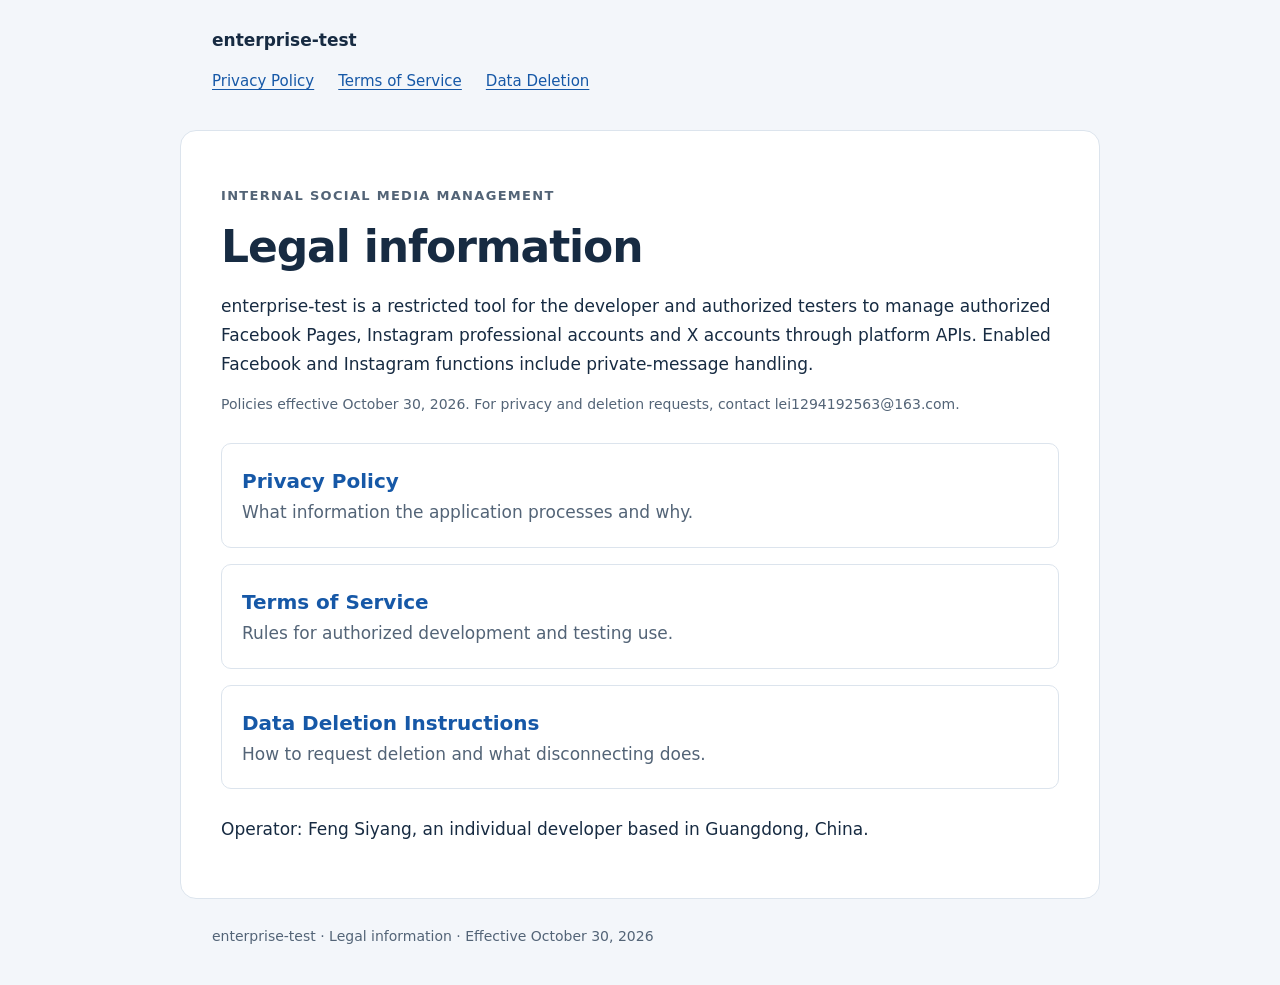
<file: index.html>
<!doctype html>
<html lang="en"><head><meta charset="utf-8"><meta name="viewport" content="width=device-width,initial-scale=1"><meta name="description" content="Privacy, terms and data deletion information for enterprise-test."><meta name="referrer" content="no-referrer"><title>Legal information | enterprise-test</title><link rel="stylesheet" href="styles.css"></head>
<body><a class="skip" href="https://vincentfeng666.github.io/enterprise-test-legal/#main">Skip to content</a><header><a class="brand" href="https://vincentfeng666.github.io/enterprise-test-legal/">enterprise-test</a><nav aria-label="Legal pages"><a href="https://vincentfeng666.github.io/enterprise-test-legal/privacy-policy.html">Privacy Policy</a><a href="https://vincentfeng666.github.io/enterprise-test-legal/terms-of-service.html">Terms of Service</a><a href="https://vincentfeng666.github.io/enterprise-test-legal/data-deletion.html">Data Deletion</a></nav></header>
<main id="main"><p class="eyebrow">Internal social media management</p><h1>Legal information</h1><p>enterprise-test is a restricted tool for the developer and authorized testers to manage authorized Facebook Pages, Instagram professional accounts and X accounts through platform APIs. Enabled Facebook and Instagram functions include private-message handling.</p><p class="meta">Policies effective October 30, 2026. For privacy and deletion requests, contact lei1294192563@163.com.</p><div class="cards"><a class="card" href="https://vincentfeng666.github.io/enterprise-test-legal/privacy-policy.html"><strong>Privacy Policy</strong><span>What information the application processes and why.</span></a><a class="card" href="https://vincentfeng666.github.io/enterprise-test-legal/terms-of-service.html"><strong>Terms of Service</strong><span>Rules for authorized development and testing use.</span></a><a class="card" href="https://vincentfeng666.github.io/enterprise-test-legal/data-deletion.html"><strong>Data Deletion Instructions</strong><span>How to request deletion and what disconnecting does.</span></a></div><p>Operator: Feng Siyang, an individual developer based in Guangdong, China.</p></main><footer>enterprise-test · Legal information · Effective October 30, 2026</footer></body></html>
</file>
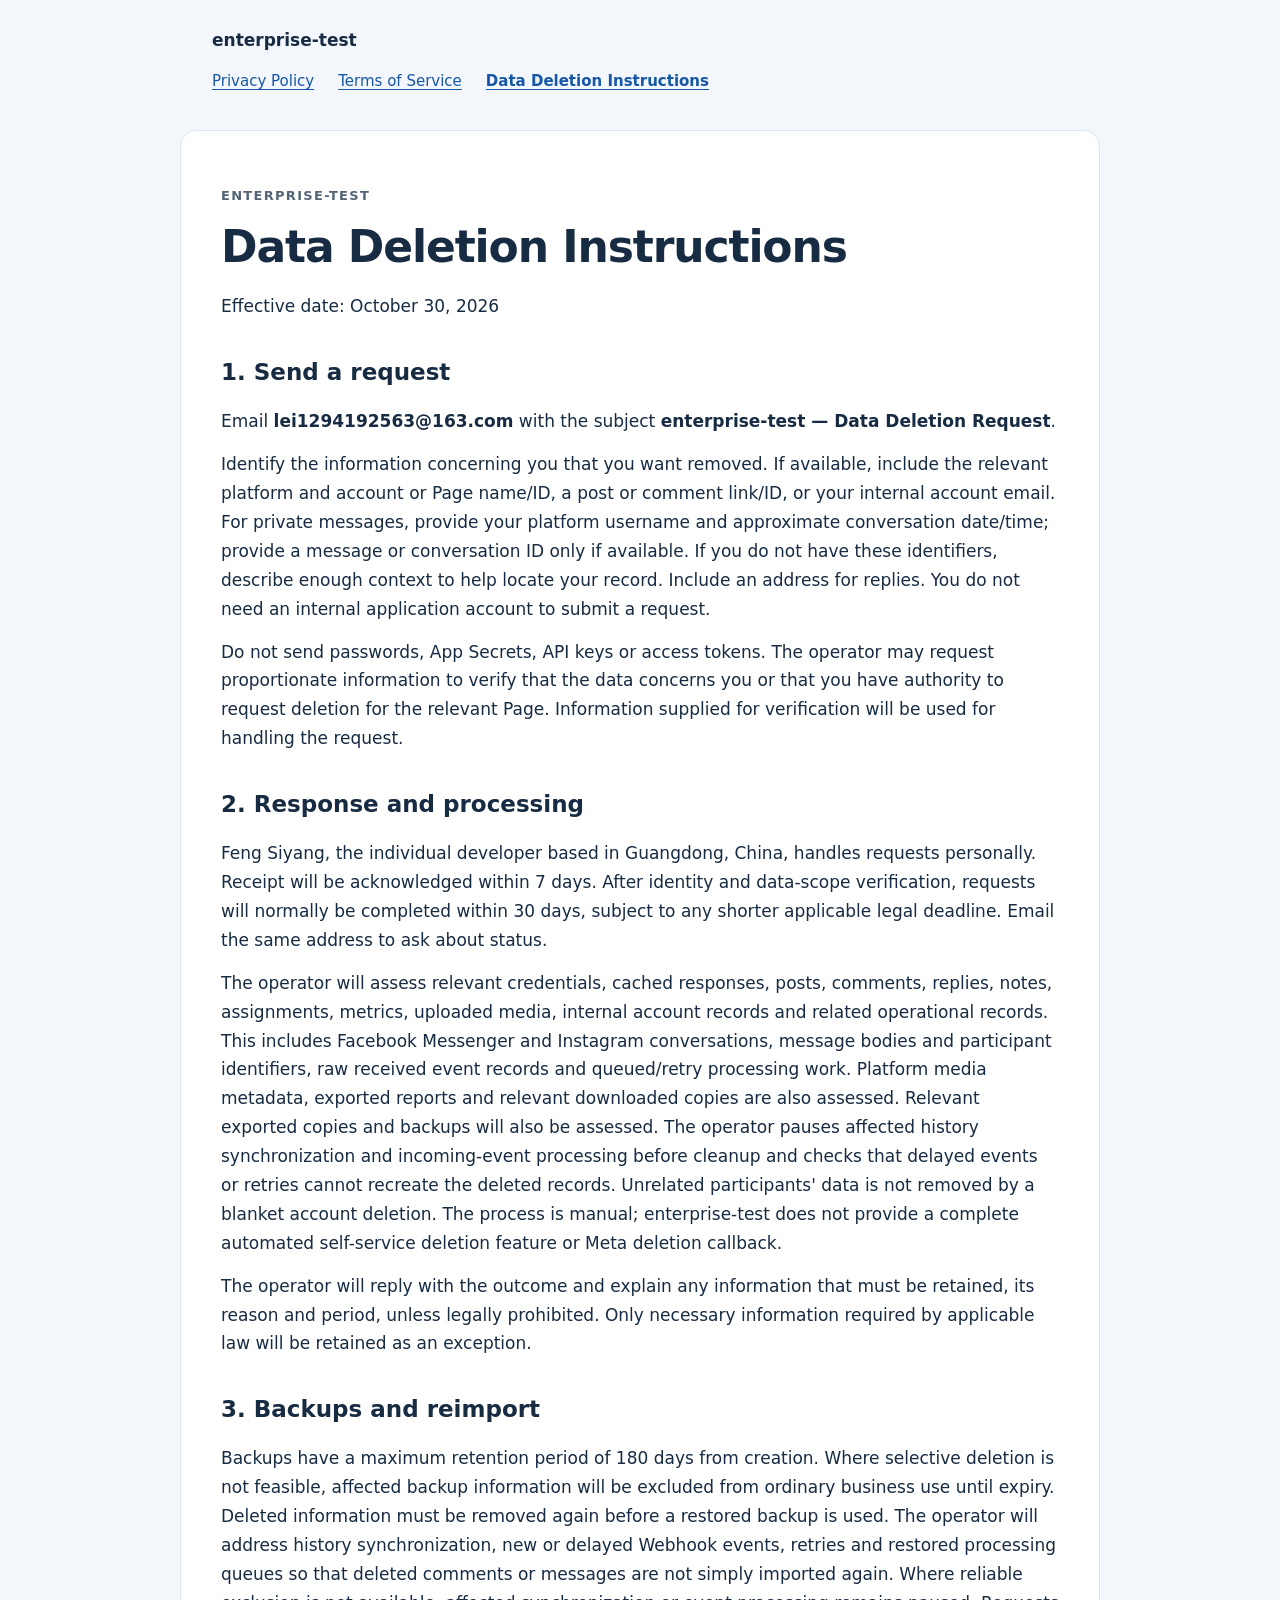
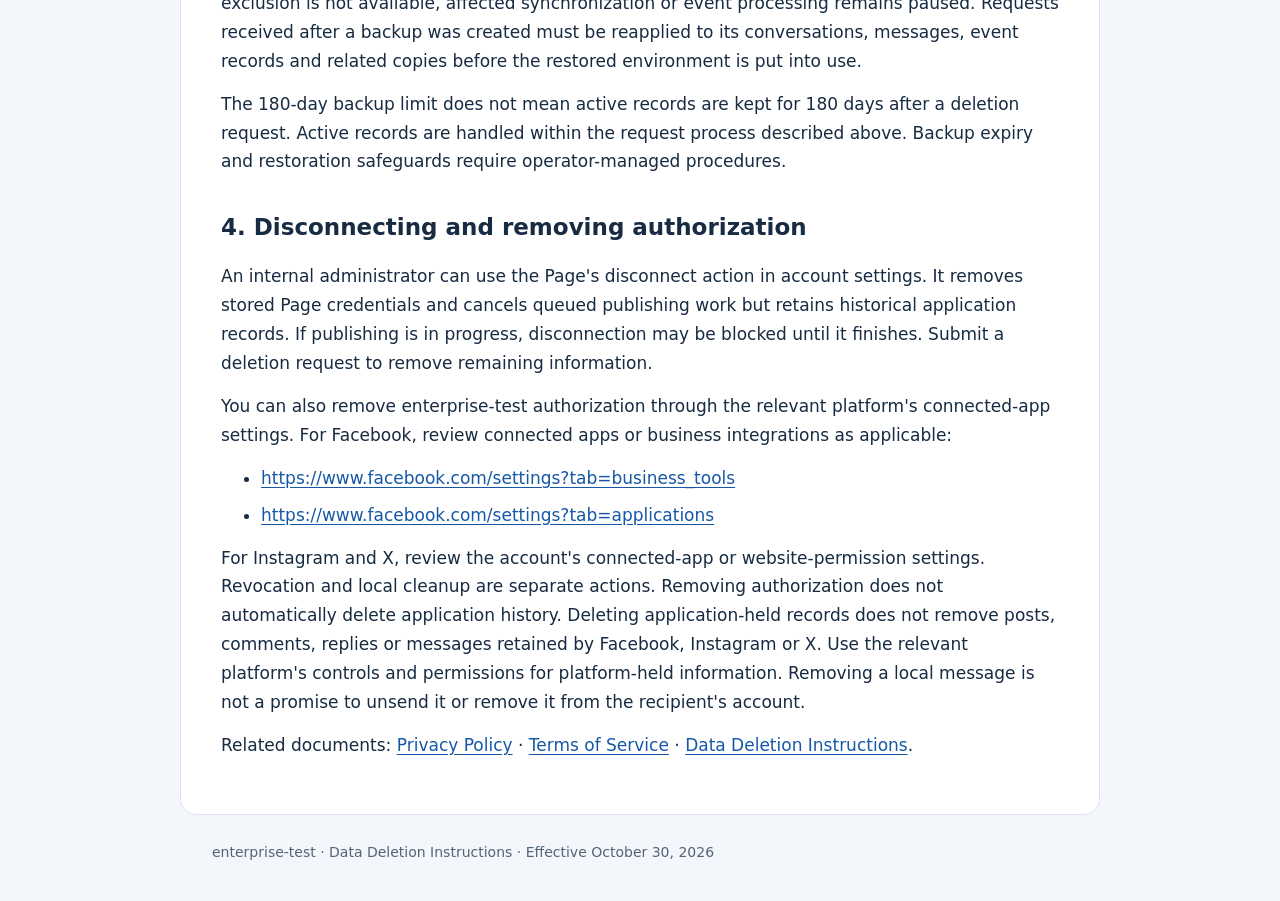
<file: data-deletion.html>
<!doctype html>
<html lang="en"><head><meta charset="utf-8"><meta name="viewport" content="width=device-width,initial-scale=1"><meta name="referrer" content="no-referrer"><meta name="description" content="Data Deletion Instructions for enterprise-test."><title>Data Deletion Instructions | enterprise-test</title><link rel="stylesheet" href="styles.css"></head><body><a class="skip" href="https://vincentfeng666.github.io/enterprise-test-legal/data-deletion.html#main">Skip to content</a><header><a class="brand" href="https://vincentfeng666.github.io/enterprise-test-legal/">enterprise-test</a><nav aria-label="Legal pages"><a href="https://vincentfeng666.github.io/enterprise-test-legal/privacy-policy.html">Privacy Policy</a><a href="https://vincentfeng666.github.io/enterprise-test-legal/terms-of-service.html">Terms of Service</a><a aria-current="page" href="https://vincentfeng666.github.io/enterprise-test-legal/data-deletion.html">Data Deletion Instructions</a></nav></header><main id="main"><p class="eyebrow">enterprise-test</p><h1>Data Deletion Instructions</h1>
<p>Effective date: October 30, 2026</p>
<h2>1. Send a request</h2>
<p>Email <strong>lei1294192563@163.com</strong> with the subject <strong>enterprise-test — Data Deletion Request</strong>.</p>
<p>Identify the information concerning you that you want removed. If available, include the relevant platform and account or Page name/ID, a post or comment link/ID, or your internal account email. For private messages, provide your platform username and approximate conversation date/time; provide a message or conversation ID only if available. If you do not have these identifiers, describe enough context to help locate your record. Include an address for replies. You do not need an internal application account to submit a request.</p>
<p>Do not send passwords, App Secrets, API keys or access tokens. The operator may request proportionate information to verify that the data concerns you or that you have authority to request deletion for the relevant Page. Information supplied for verification will be used for handling the request.</p>
<h2>2. Response and processing</h2>
<p>Feng Siyang, the individual developer based in Guangdong, China, handles requests personally. Receipt will be acknowledged within 7 days. After identity and data-scope verification, requests will normally be completed within 30 days, subject to any shorter applicable legal deadline. Email the same address to ask about status.</p>
<p>The operator will assess relevant credentials, cached responses, posts, comments, replies, notes, assignments, metrics, uploaded media, internal account records and related operational records. This includes Facebook Messenger and Instagram conversations, message bodies and participant identifiers, raw received event records and queued/retry processing work. Platform media metadata, exported reports and relevant downloaded copies are also assessed. Relevant exported copies and backups will also be assessed. The operator pauses affected history synchronization and incoming-event processing before cleanup and checks that delayed events or retries cannot recreate the deleted records. Unrelated participants' data is not removed by a blanket account deletion. The process is manual; enterprise-test does not provide a complete automated self-service deletion feature or Meta deletion callback.</p>
<p>The operator will reply with the outcome and explain any information that must be retained, its reason and period, unless legally prohibited. Only necessary information required by applicable law will be retained as an exception.</p>
<h2>3. Backups and reimport</h2>
<p>Backups have a maximum retention period of 180 days from creation. Where selective deletion is not feasible, affected backup information will be excluded from ordinary business use until expiry. Deleted information must be removed again before a restored backup is used. The operator will address history synchronization, new or delayed Webhook events, retries and restored processing queues so that deleted comments or messages are not simply imported again. Where reliable exclusion is not available, affected synchronization or event processing remains paused. Requests received after a backup was created must be reapplied to its conversations, messages, event records and related copies before the restored environment is put into use.</p>
<p>The 180-day backup limit does not mean active records are kept for 180 days after a deletion request. Active records are handled within the request process described above. Backup expiry and restoration safeguards require operator-managed procedures.</p>
<h2>4. Disconnecting and removing authorization</h2>
<p>An internal administrator can use the Page's disconnect action in account settings. It removes stored Page credentials and cancels queued publishing work but retains historical application records. If publishing is in progress, disconnection may be blocked until it finishes. Submit a deletion request to remove remaining information.</p>
<p>You can also remove enterprise-test authorization through the relevant platform's connected-app settings. For Facebook, review connected apps or business integrations as applicable:</p>
<ul><li><a href="https://www.facebook.com/settings?tab=business_tools">https://www.facebook.com/settings?tab=business_tools</a></li><li><a href="https://www.facebook.com/settings?tab=applications">https://www.facebook.com/settings?tab=applications</a></li></ul>
<p>For Instagram and X, review the account's connected-app or website-permission settings. Revocation and local cleanup are separate actions. Removing authorization does not automatically delete application history. Deleting application-held records does not remove posts, comments, replies or messages retained by Facebook, Instagram or X. Use the relevant platform's controls and permissions for platform-held information. Removing a local message is not a promise to unsend it or remove it from the recipient's account.</p><p>Related documents: <a href="https://vincentfeng666.github.io/enterprise-test-legal/privacy-policy.html">Privacy Policy</a> · <a href="https://vincentfeng666.github.io/enterprise-test-legal/terms-of-service.html">Terms of Service</a> · <a href="https://vincentfeng666.github.io/enterprise-test-legal/data-deletion.html">Data Deletion Instructions</a>.</p>
</main><footer>enterprise-test · Data Deletion Instructions · Effective October 30, 2026</footer></body></html>
</file>
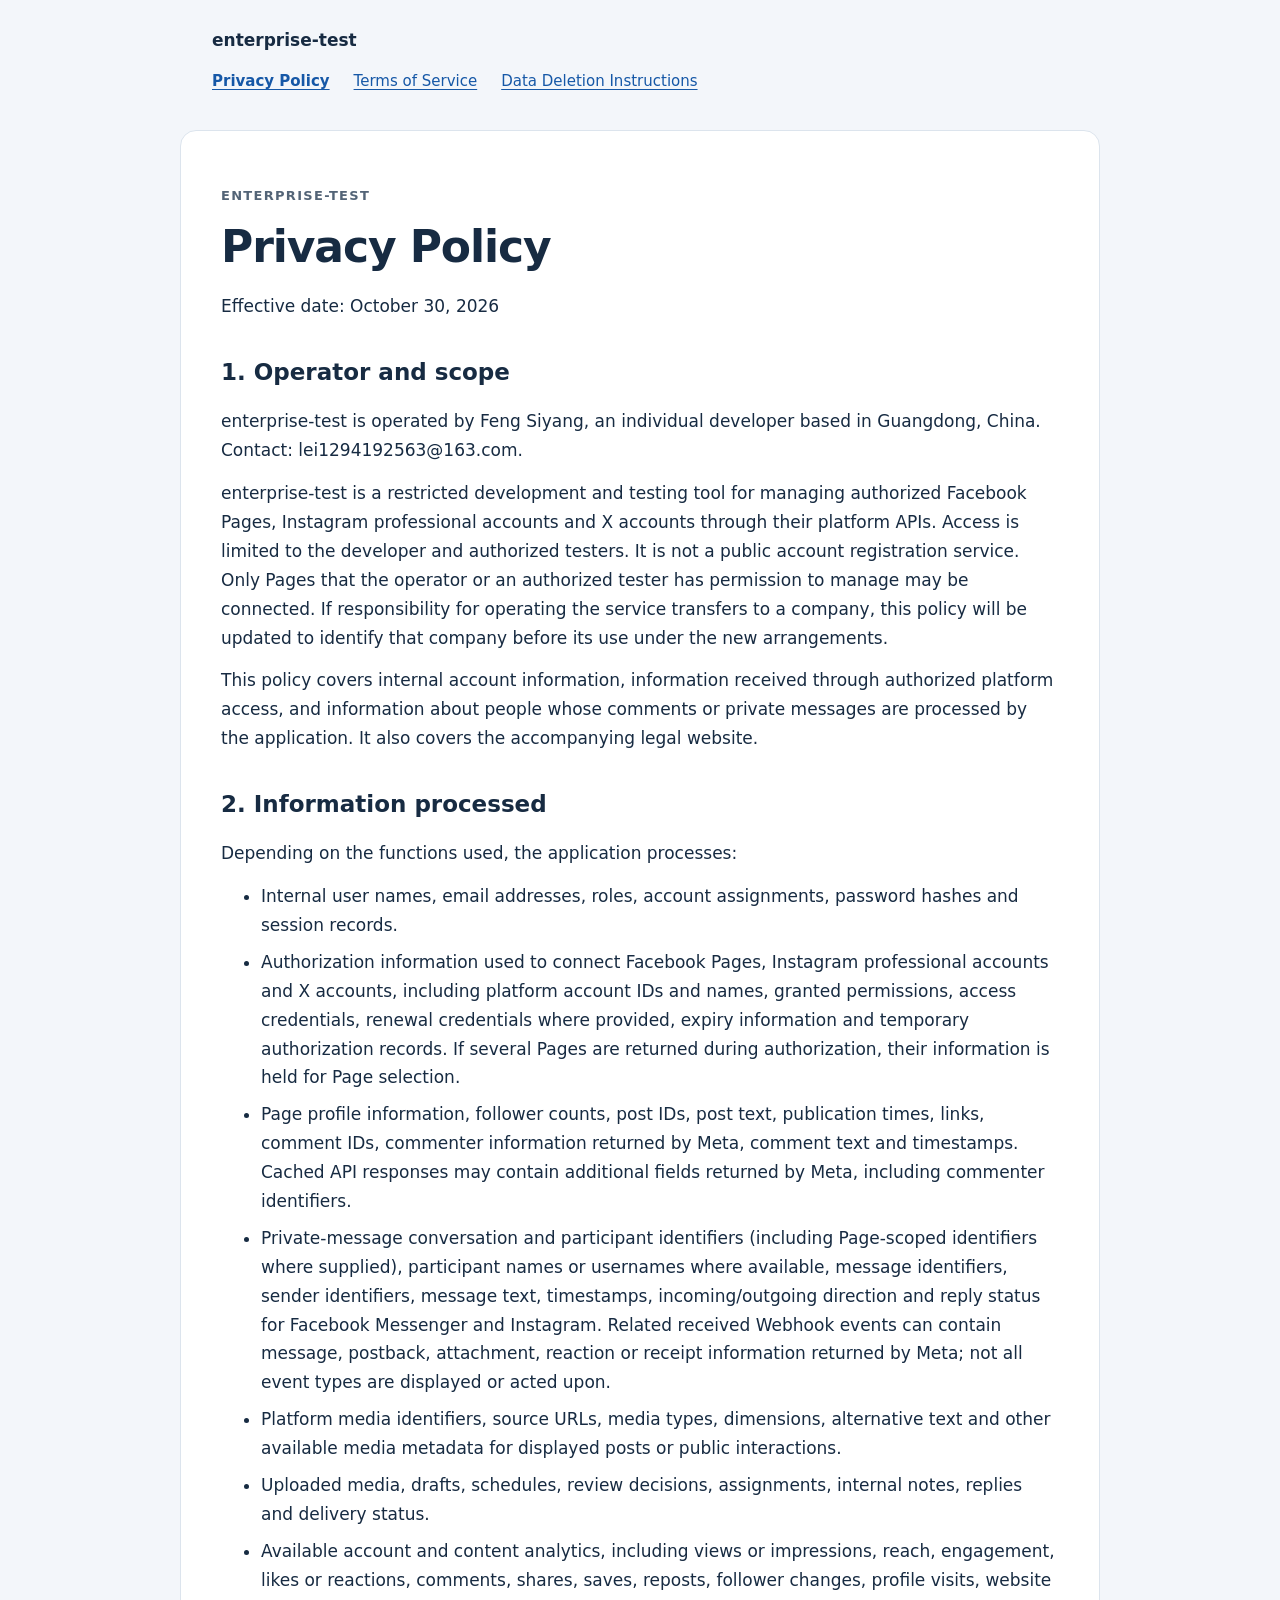
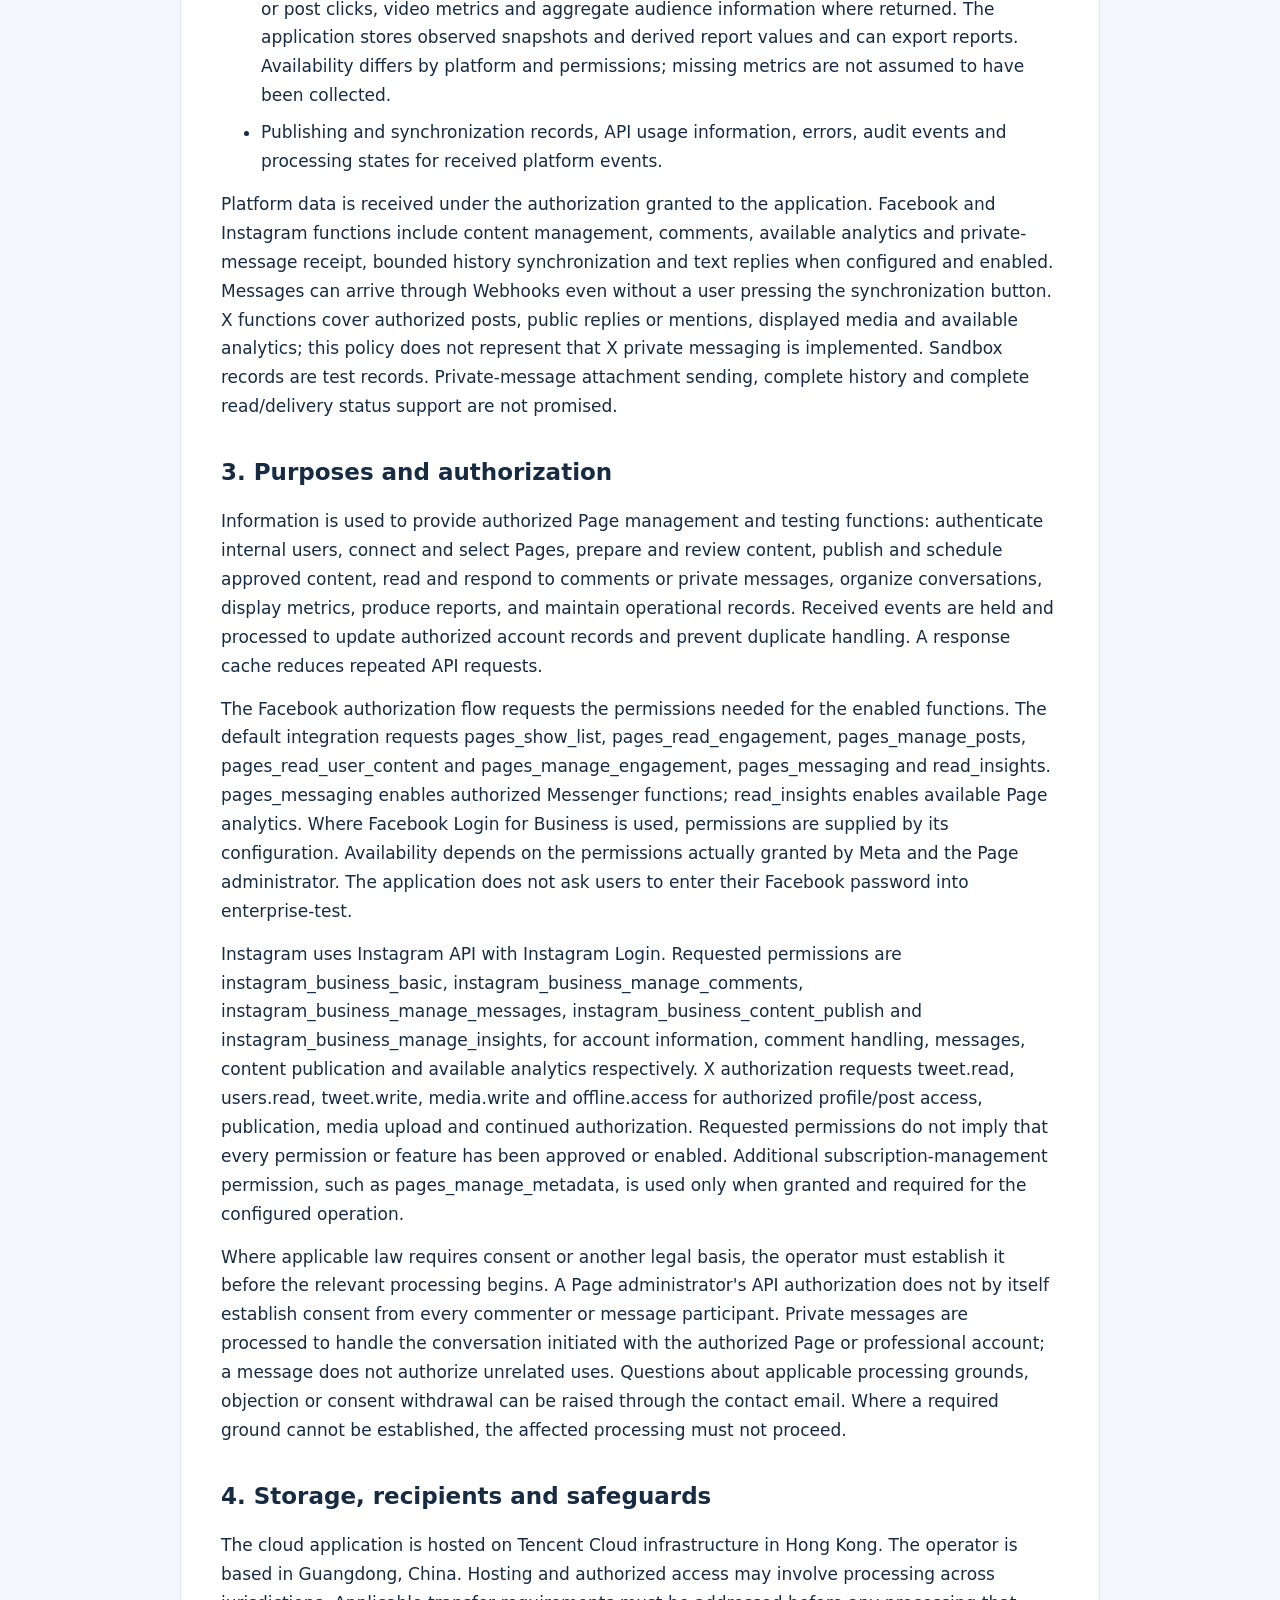
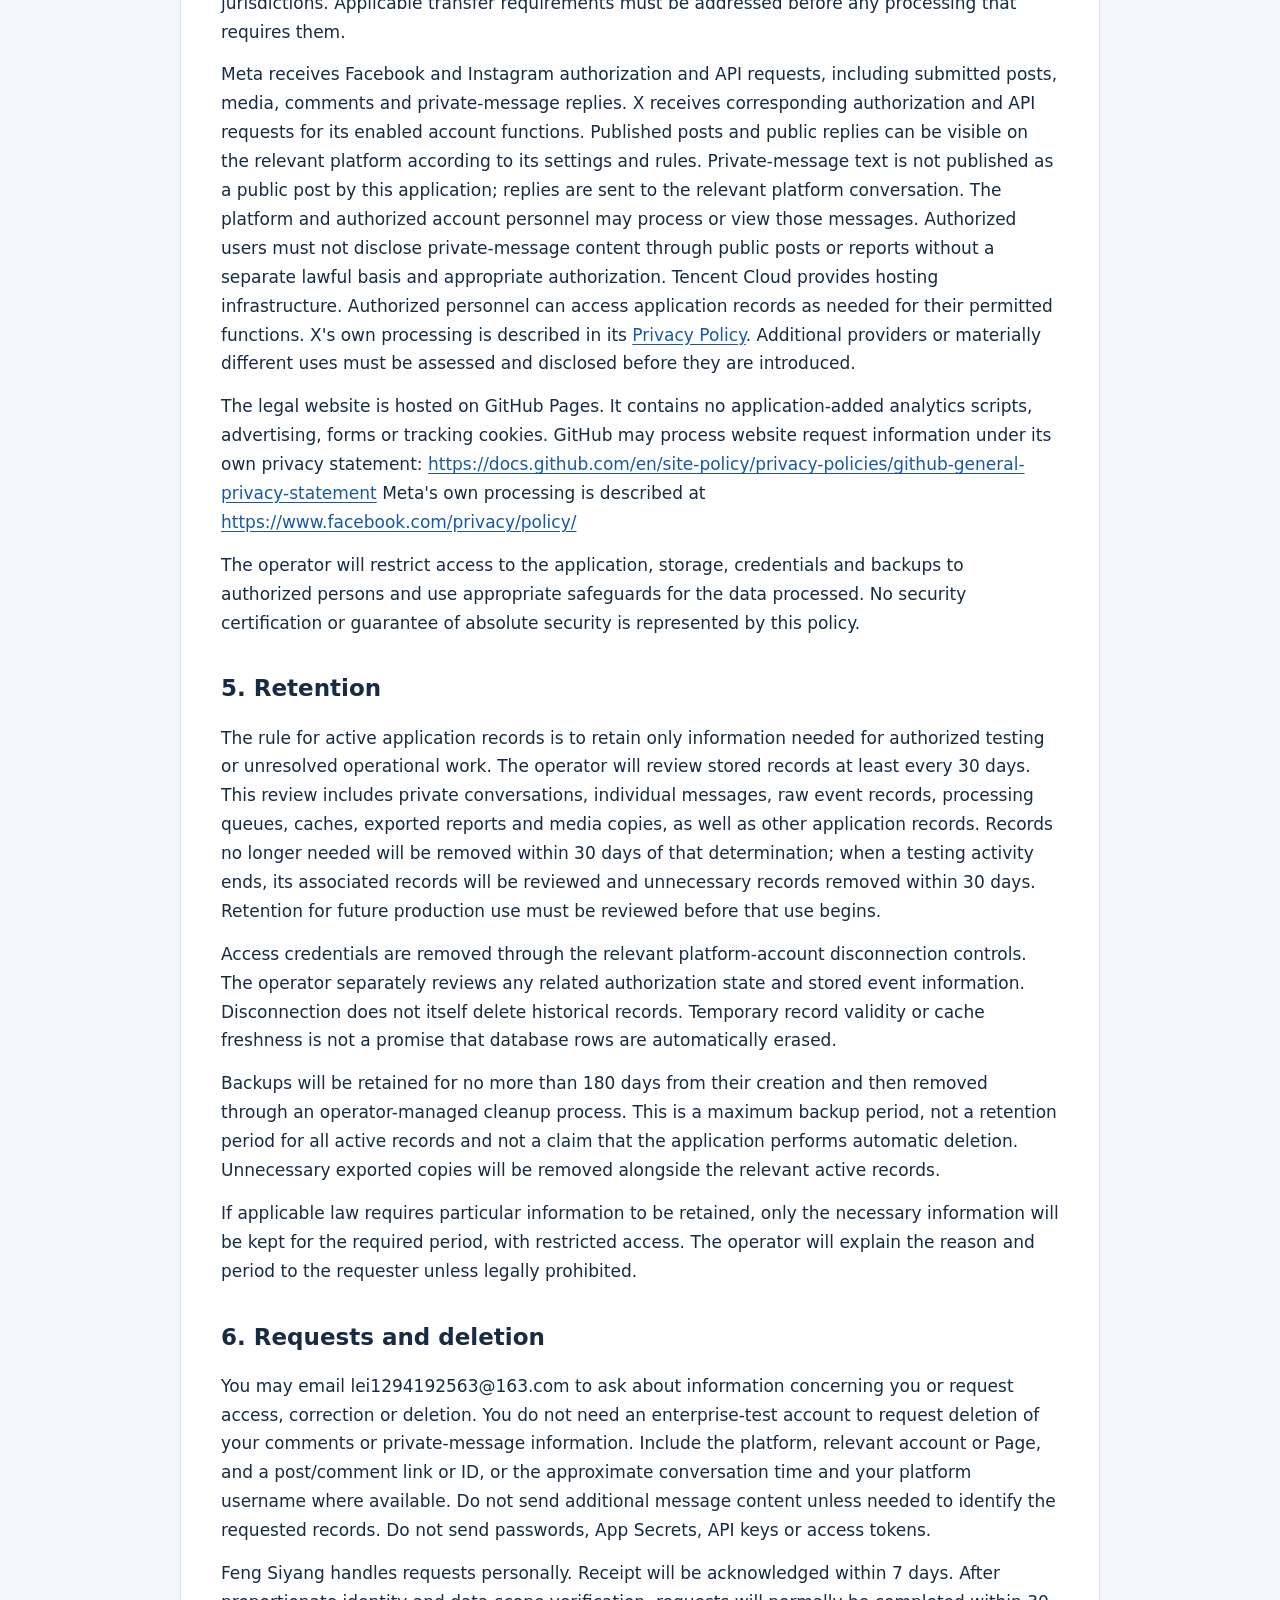
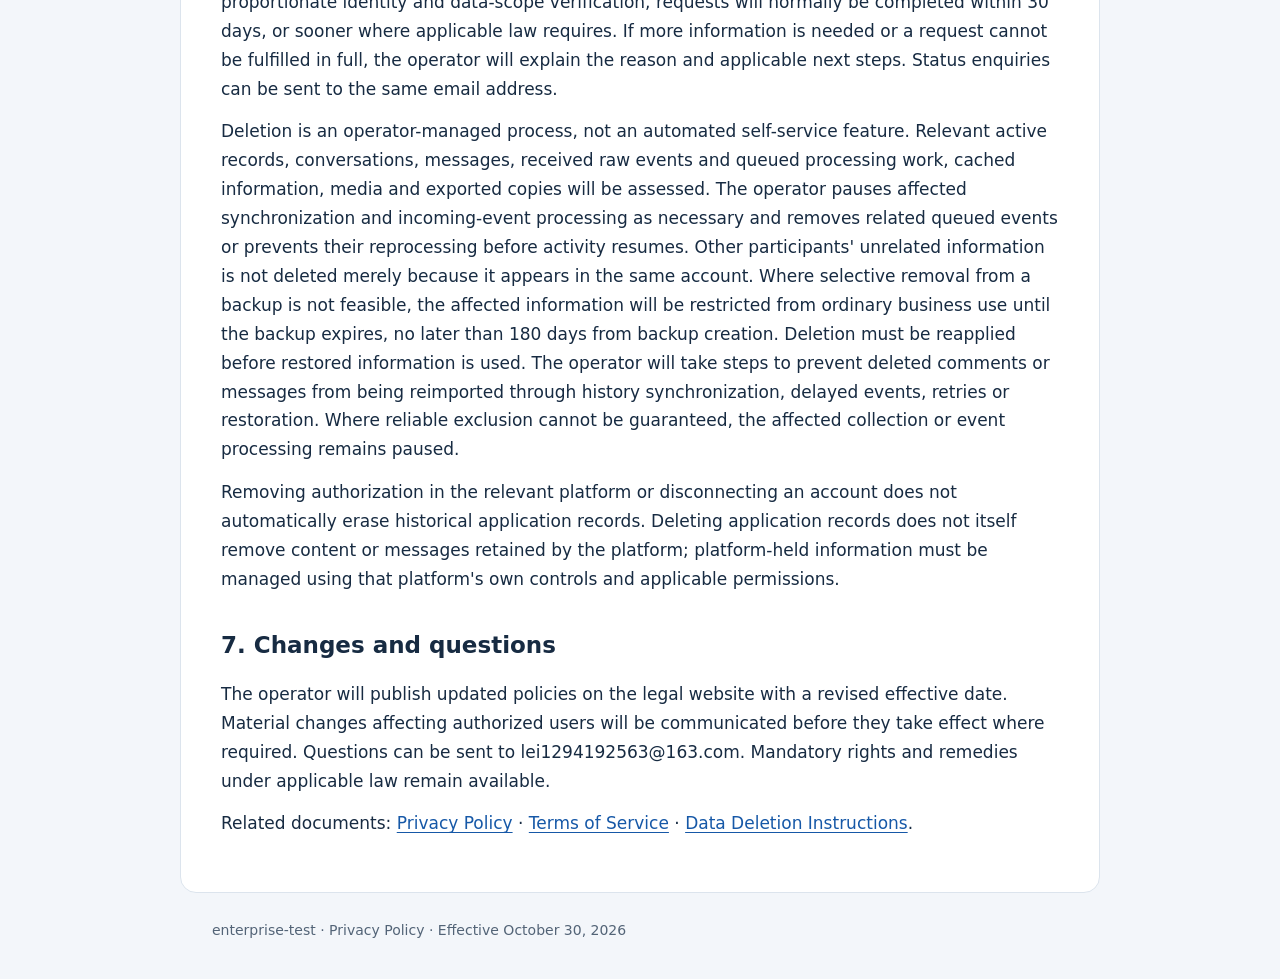
<file: privacy-policy.html>
<!doctype html>
<html lang="en"><head><meta charset="utf-8"><meta name="viewport" content="width=device-width,initial-scale=1"><meta name="referrer" content="no-referrer"><meta name="description" content="Privacy Policy for enterprise-test."><title>Privacy Policy | enterprise-test</title><link rel="stylesheet" href="styles.css"></head><body><a class="skip" href="https://vincentfeng666.github.io/enterprise-test-legal/privacy-policy.html#main">Skip to content</a><header><a class="brand" href="https://vincentfeng666.github.io/enterprise-test-legal/">enterprise-test</a><nav aria-label="Legal pages"><a aria-current="page" href="https://vincentfeng666.github.io/enterprise-test-legal/privacy-policy.html">Privacy Policy</a><a href="https://vincentfeng666.github.io/enterprise-test-legal/terms-of-service.html">Terms of Service</a><a href="https://vincentfeng666.github.io/enterprise-test-legal/data-deletion.html">Data Deletion Instructions</a></nav></header><main id="main"><p class="eyebrow">enterprise-test</p><h1>Privacy Policy</h1>
<p>Effective date: October 30, 2026</p>
<h2>1. Operator and scope</h2>
<p>enterprise-test is operated by Feng Siyang, an individual developer based in Guangdong, China. Contact: lei1294192563@163.com.</p>
<p>enterprise-test is a restricted development and testing tool for managing authorized Facebook Pages, Instagram professional accounts and X accounts through their platform APIs. Access is limited to the developer and authorized testers. It is not a public account registration service. Only Pages that the operator or an authorized tester has permission to manage may be connected. If responsibility for operating the service transfers to a company, this policy will be updated to identify that company before its use under the new arrangements.</p>
<p>This policy covers internal account information, information received through authorized platform access, and information about people whose comments or private messages are processed by the application. It also covers the accompanying legal website.</p>
<h2>2. Information processed</h2>
<p>Depending on the functions used, the application processes:</p>
<ul><li>Internal user names, email addresses, roles, account assignments, password hashes and session records.</li><li>Authorization information used to connect Facebook Pages, Instagram professional accounts and X accounts, including platform account IDs and names, granted permissions, access credentials, renewal credentials where provided, expiry information and temporary authorization records. If several Pages are returned during authorization, their information is held for Page selection.</li><li>Page profile information, follower counts, post IDs, post text, publication times, links, comment IDs, commenter information returned by Meta, comment text and timestamps. Cached API responses may contain additional fields returned by Meta, including commenter identifiers.</li><li>Private-message conversation and participant identifiers (including Page-scoped identifiers where supplied), participant names or usernames where available, message identifiers, sender identifiers, message text, timestamps, incoming/outgoing direction and reply status for Facebook Messenger and Instagram. Related received Webhook events can contain message, postback, attachment, reaction or receipt information returned by Meta; not all event types are displayed or acted upon.</li><li>Platform media identifiers, source URLs, media types, dimensions, alternative text and other available media metadata for displayed posts or public interactions.</li><li>Uploaded media, drafts, schedules, review decisions, assignments, internal notes, replies and delivery status.</li><li>Available account and content analytics, including views or impressions, reach, engagement, likes or reactions, comments, shares, saves, reposts, follower changes, profile visits, website or post clicks, video metrics and aggregate audience information where returned. The application stores observed snapshots and derived report values and can export reports. Availability differs by platform and permissions; missing metrics are not assumed to have been collected.</li><li>Publishing and synchronization records, API usage information, errors, audit events and processing states for received platform events.</li></ul>
<p>Platform data is received under the authorization granted to the application. Facebook and Instagram functions include content management, comments, available analytics and private-message receipt, bounded history synchronization and text replies when configured and enabled. Messages can arrive through Webhooks even without a user pressing the synchronization button. X functions cover authorized posts, public replies or mentions, displayed media and available analytics; this policy does not represent that X private messaging is implemented. Sandbox records are test records. Private-message attachment sending, complete history and complete read/delivery status support are not promised.</p>
<h2>3. Purposes and authorization</h2>
<p>Information is used to provide authorized Page management and testing functions: authenticate internal users, connect and select Pages, prepare and review content, publish and schedule approved content, read and respond to comments or private messages, organize conversations, display metrics, produce reports, and maintain operational records. Received events are held and processed to update authorized account records and prevent duplicate handling. A response cache reduces repeated API requests.</p>
<p>The Facebook authorization flow requests the permissions needed for the enabled functions. The default integration requests pages_show_list, pages_read_engagement, pages_manage_posts, pages_read_user_content and pages_manage_engagement, pages_messaging and read_insights. pages_messaging enables authorized Messenger functions; read_insights enables available Page analytics. Where Facebook Login for Business is used, permissions are supplied by its configuration. Availability depends on the permissions actually granted by Meta and the Page administrator. The application does not ask users to enter their Facebook password into enterprise-test.</p>
<p>Instagram uses Instagram API with Instagram Login. Requested permissions are instagram_business_basic, instagram_business_manage_comments, instagram_business_manage_messages, instagram_business_content_publish and instagram_business_manage_insights, for account information, comment handling, messages, content publication and available analytics respectively. X authorization requests tweet.read, users.read, tweet.write, media.write and offline.access for authorized profile/post access, publication, media upload and continued authorization. Requested permissions do not imply that every permission or feature has been approved or enabled. Additional subscription-management permission, such as pages_manage_metadata, is used only when granted and required for the configured operation.</p>
<p>Where applicable law requires consent or another legal basis, the operator must establish it before the relevant processing begins. A Page administrator's API authorization does not by itself establish consent from every commenter or message participant. Private messages are processed to handle the conversation initiated with the authorized Page or professional account; a message does not authorize unrelated uses. Questions about applicable processing grounds, objection or consent withdrawal can be raised through the contact email. Where a required ground cannot be established, the affected processing must not proceed.</p>
<h2>4. Storage, recipients and safeguards</h2>
<p>The cloud application is hosted on Tencent Cloud infrastructure in Hong Kong. The operator is based in Guangdong, China. Hosting and authorized access may involve processing across jurisdictions. Applicable transfer requirements must be addressed before any processing that requires them.</p>
<p>Meta receives Facebook and Instagram authorization and API requests, including submitted posts, media, comments and private-message replies. X receives corresponding authorization and API requests for its enabled account functions. Published posts and public replies can be visible on the relevant platform according to its settings and rules. Private-message text is not published as a public post by this application; replies are sent to the relevant platform conversation. The platform and authorized account personnel may process or view those messages. Authorized users must not disclose private-message content through public posts or reports without a separate lawful basis and appropriate authorization. Tencent Cloud provides hosting infrastructure. Authorized personnel can access application records as needed for their permitted functions. X's own processing is described in its <a href="https://x.com/en/privacy">Privacy Policy</a>. Additional providers or materially different uses must be assessed and disclosed before they are introduced.</p>
<p>The legal website is hosted on GitHub Pages. It contains no application-added analytics scripts, advertising, forms or tracking cookies. GitHub may process website request information under its own privacy statement: <a href="https://docs.github.com/en/site-policy/privacy-policies/github-general-privacy-statement">https://docs.github.com/en/site-policy/privacy-policies/github-general-privacy-statement</a> Meta's own processing is described at <a href="https://www.facebook.com/privacy/policy/">https://www.facebook.com/privacy/policy/</a></p>
<p>The operator will restrict access to the application, storage, credentials and backups to authorized persons and use appropriate safeguards for the data processed. No security certification or guarantee of absolute security is represented by this policy.</p>
<h2>5. Retention</h2>
<p>The rule for active application records is to retain only information needed for authorized testing or unresolved operational work. The operator will review stored records at least every 30 days. This review includes private conversations, individual messages, raw event records, processing queues, caches, exported reports and media copies, as well as other application records. Records no longer needed will be removed within 30 days of that determination; when a testing activity ends, its associated records will be reviewed and unnecessary records removed within 30 days. Retention for future production use must be reviewed before that use begins.</p>
<p>Access credentials are removed through the relevant platform-account disconnection controls. The operator separately reviews any related authorization state and stored event information. Disconnection does not itself delete historical records. Temporary record validity or cache freshness is not a promise that database rows are automatically erased.</p>
<p>Backups will be retained for no more than 180 days from their creation and then removed through an operator-managed cleanup process. This is a maximum backup period, not a retention period for all active records and not a claim that the application performs automatic deletion. Unnecessary exported copies will be removed alongside the relevant active records.</p>
<p>If applicable law requires particular information to be retained, only the necessary information will be kept for the required period, with restricted access. The operator will explain the reason and period to the requester unless legally prohibited.</p>
<h2>6. Requests and deletion</h2>
<p>You may email lei1294192563@163.com to ask about information concerning you or request access, correction or deletion. You do not need an enterprise-test account to request deletion of your comments or private-message information. Include the platform, relevant account or Page, and a post/comment link or ID, or the approximate conversation time and your platform username where available. Do not send additional message content unless needed to identify the requested records. Do not send passwords, App Secrets, API keys or access tokens.</p>
<p>Feng Siyang handles requests personally. Receipt will be acknowledged within 7 days. After proportionate identity and data-scope verification, requests will normally be completed within 30 days, or sooner where applicable law requires. If more information is needed or a request cannot be fulfilled in full, the operator will explain the reason and applicable next steps. Status enquiries can be sent to the same email address.</p>
<p>Deletion is an operator-managed process, not an automated self-service feature. Relevant active records, conversations, messages, received raw events and queued processing work, cached information, media and exported copies will be assessed. The operator pauses affected synchronization and incoming-event processing as necessary and removes related queued events or prevents their reprocessing before activity resumes. Other participants' unrelated information is not deleted merely because it appears in the same account. Where selective removal from a backup is not feasible, the affected information will be restricted from ordinary business use until the backup expires, no later than 180 days from backup creation. Deletion must be reapplied before restored information is used. The operator will take steps to prevent deleted comments or messages from being reimported through history synchronization, delayed events, retries or restoration. Where reliable exclusion cannot be guaranteed, the affected collection or event processing remains paused.</p>
<p>Removing authorization in the relevant platform or disconnecting an account does not automatically erase historical application records. Deleting application records does not itself remove content or messages retained by the platform; platform-held information must be managed using that platform's own controls and applicable permissions.</p>
<h2>7. Changes and questions</h2>
<p>The operator will publish updated policies on the legal website with a revised effective date. Material changes affecting authorized users will be communicated before they take effect where required. Questions can be sent to lei1294192563@163.com. Mandatory rights and remedies under applicable law remain available.</p><p>Related documents: <a href="https://vincentfeng666.github.io/enterprise-test-legal/privacy-policy.html">Privacy Policy</a> · <a href="https://vincentfeng666.github.io/enterprise-test-legal/terms-of-service.html">Terms of Service</a> · <a href="https://vincentfeng666.github.io/enterprise-test-legal/data-deletion.html">Data Deletion Instructions</a>.</p>
</main><footer>enterprise-test · Privacy Policy · Effective October 30, 2026</footer></body></html>
</file>
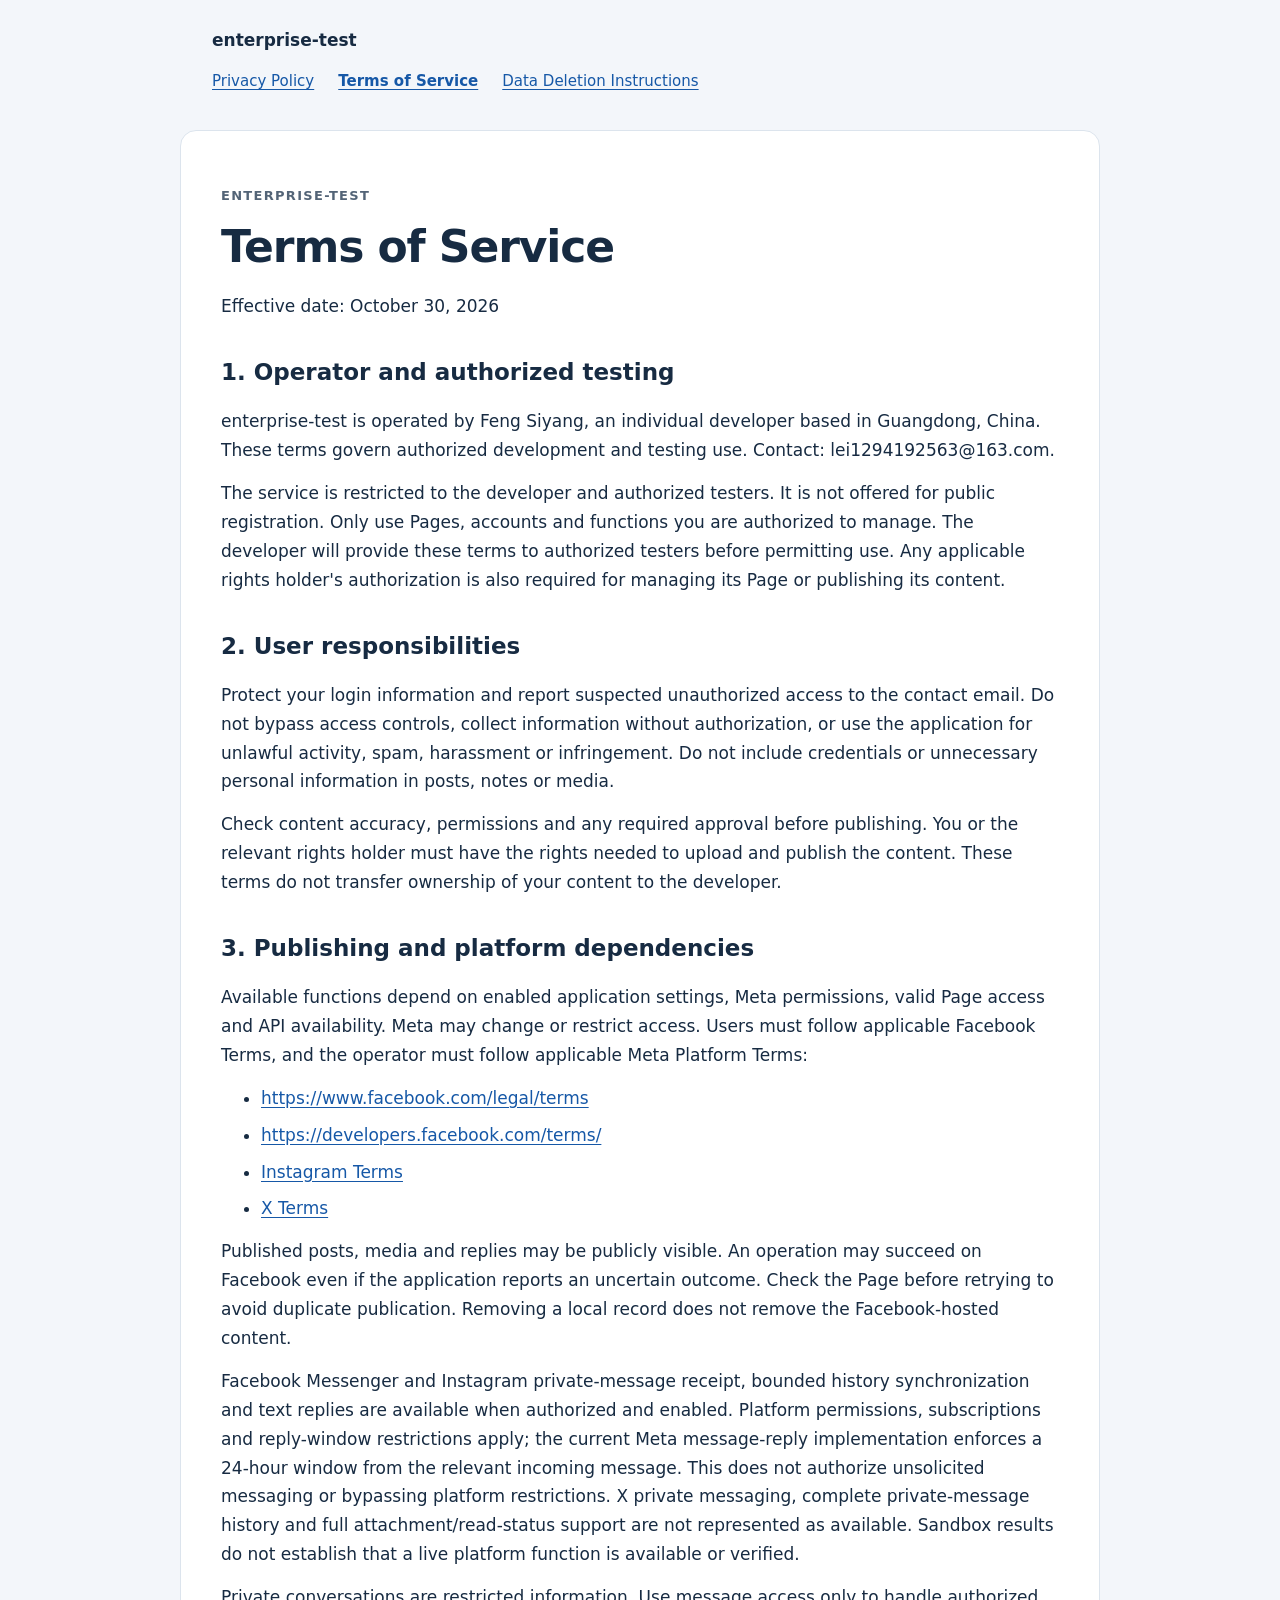
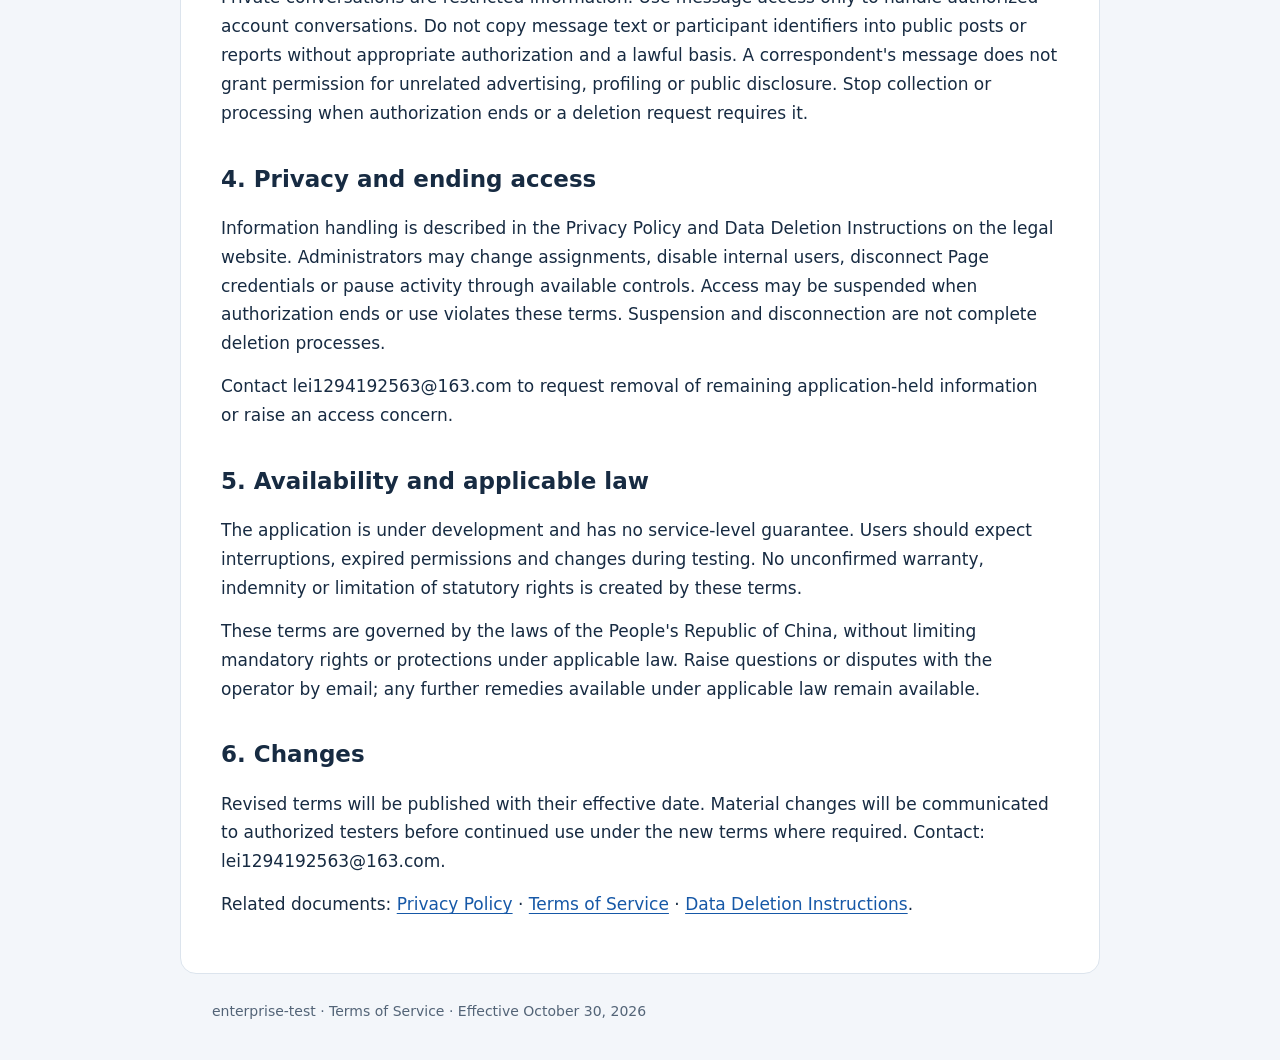
<file: terms-of-service.html>
<!doctype html>
<html lang="en"><head><meta charset="utf-8"><meta name="viewport" content="width=device-width,initial-scale=1"><meta name="referrer" content="no-referrer"><meta name="description" content="Terms of Service for enterprise-test."><title>Terms of Service | enterprise-test</title><link rel="stylesheet" href="styles.css"></head><body><a class="skip" href="https://vincentfeng666.github.io/enterprise-test-legal/terms-of-service.html#main">Skip to content</a><header><a class="brand" href="https://vincentfeng666.github.io/enterprise-test-legal/">enterprise-test</a><nav aria-label="Legal pages"><a href="https://vincentfeng666.github.io/enterprise-test-legal/privacy-policy.html">Privacy Policy</a><a aria-current="page" href="https://vincentfeng666.github.io/enterprise-test-legal/terms-of-service.html">Terms of Service</a><a href="https://vincentfeng666.github.io/enterprise-test-legal/data-deletion.html">Data Deletion Instructions</a></nav></header><main id="main"><p class="eyebrow">enterprise-test</p><h1>Terms of Service</h1>
<p>Effective date: October 30, 2026</p>
<h2>1. Operator and authorized testing</h2>
<p>enterprise-test is operated by Feng Siyang, an individual developer based in Guangdong, China. These terms govern authorized development and testing use. Contact: lei1294192563@163.com.</p>
<p>The service is restricted to the developer and authorized testers. It is not offered for public registration. Only use Pages, accounts and functions you are authorized to manage. The developer will provide these terms to authorized testers before permitting use. Any applicable rights holder's authorization is also required for managing its Page or publishing its content.</p>
<h2>2. User responsibilities</h2>
<p>Protect your login information and report suspected unauthorized access to the contact email. Do not bypass access controls, collect information without authorization, or use the application for unlawful activity, spam, harassment or infringement. Do not include credentials or unnecessary personal information in posts, notes or media.</p>
<p>Check content accuracy, permissions and any required approval before publishing. You or the relevant rights holder must have the rights needed to upload and publish the content. These terms do not transfer ownership of your content to the developer.</p>
<h2>3. Publishing and platform dependencies</h2>
<p>Available functions depend on enabled application settings, Meta permissions, valid Page access and API availability. Meta may change or restrict access. Users must follow applicable Facebook Terms, and the operator must follow applicable Meta Platform Terms:</p>
<ul><li><a href="https://www.facebook.com/legal/terms">https://www.facebook.com/legal/terms</a></li><li><a href="https://developers.facebook.com/terms/">https://developers.facebook.com/terms/</a></li><li><a href="https://www.instagram.com/legal/terms/">Instagram Terms</a></li><li><a href="https://x.com/en/tos">X Terms</a></li></ul>
<p>Published posts, media and replies may be publicly visible. An operation may succeed on Facebook even if the application reports an uncertain outcome. Check the Page before retrying to avoid duplicate publication. Removing a local record does not remove the Facebook-hosted content.</p>
<p>Facebook Messenger and Instagram private-message receipt, bounded history synchronization and text replies are available when authorized and enabled. Platform permissions, subscriptions and reply-window restrictions apply; the current Meta message-reply implementation enforces a 24-hour window from the relevant incoming message. This does not authorize unsolicited messaging or bypassing platform restrictions. X private messaging, complete private-message history and full attachment/read-status support are not represented as available. Sandbox results do not establish that a live platform function is available or verified.</p>
<p>Private conversations are restricted information. Use message access only to handle authorized account conversations. Do not copy message text or participant identifiers into public posts or reports without appropriate authorization and a lawful basis. A correspondent's message does not grant permission for unrelated advertising, profiling or public disclosure. Stop collection or processing when authorization ends or a deletion request requires it.</p>
<h2>4. Privacy and ending access</h2>
<p>Information handling is described in the Privacy Policy and Data Deletion Instructions on the legal website. Administrators may change assignments, disable internal users, disconnect Page credentials or pause activity through available controls. Access may be suspended when authorization ends or use violates these terms. Suspension and disconnection are not complete deletion processes.</p>
<p>Contact lei1294192563@163.com to request removal of remaining application-held information or raise an access concern.</p>
<h2>5. Availability and applicable law</h2>
<p>The application is under development and has no service-level guarantee. Users should expect interruptions, expired permissions and changes during testing. No unconfirmed warranty, indemnity or limitation of statutory rights is created by these terms.</p>
<p>These terms are governed by the laws of the People's Republic of China, without limiting mandatory rights or protections under applicable law. Raise questions or disputes with the operator by email; any further remedies available under applicable law remain available.</p>
<h2>6. Changes</h2>
<p>Revised terms will be published with their effective date. Material changes will be communicated to authorized testers before continued use under the new terms where required. Contact: lei1294192563@163.com.</p><p>Related documents: <a href="https://vincentfeng666.github.io/enterprise-test-legal/privacy-policy.html">Privacy Policy</a> · <a href="https://vincentfeng666.github.io/enterprise-test-legal/terms-of-service.html">Terms of Service</a> · <a href="https://vincentfeng666.github.io/enterprise-test-legal/data-deletion.html">Data Deletion Instructions</a>.</p>
</main><footer>enterprise-test · Terms of Service · Effective October 30, 2026</footer></body></html>
</file>
<file: styles.css>
:root{color-scheme:light;--ink:#172b42;--muted:#536477;--line:#dce4ed;--accent:#1658a7}*{box-sizing:border-box}body{margin:0;background:#f3f6fa;color:var(--ink);font:17px/1.7 system-ui,-apple-system,BlinkMacSystemFont,"Segoe UI",sans-serif}a{color:var(--accent);text-underline-offset:3px}a:focus-visible{outline:3px solid #e49b28;outline-offset:5px}header,main,footer{max-width:920px;margin:auto;padding:26px 32px}.brand{font-weight:750;text-decoration:none;color:var(--ink)}nav{display:flex;flex-wrap:wrap;gap:10px 24px;margin-top:14px;font-size:15px}nav a[aria-current=page]{font-weight:750}main{background:white;border:1px solid var(--line);border-radius:16px;padding:40px;margin-top:10px}h1{font-size:clamp(30px,5vw,44px);line-height:1.2;letter-spacing:-.025em;margin:8px 0 18px}h2{font-size:23px;line-height:1.35;margin-top:36px}p,ul,ol{margin:14px 0}li{margin:8px 0}.eyebrow{font-size:13px;font-weight:750;letter-spacing:.1em;text-transform:uppercase;color:var(--muted)}.meta,footer{font-size:14px;color:var(--muted)}.notice{padding:18px 20px;border-left:4px solid #b57714;background:#fff8e9;border-radius:4px}.todo{font-weight:650;color:#7c4d08;overflow-wrap:anywhere}.cards{display:grid;gap:16px;margin:26px 0}.card{display:block;border:1px solid var(--line);border-radius:10px;padding:20px;text-decoration:none}.card strong{display:block;font-size:20px}.card span{color:var(--muted)}.skip{position:absolute;left:-9999px}.skip:focus{left:16px;top:12px;background:white;padding:8px;z-index:1}footer{padding-bottom:36px}@media(max-width:600px){header,footer{padding:22px 20px}main{margin:0 12px;padding:26px 20px;border-radius:10px}body{font-size:16px}h2{font-size:21px}nav{gap:9px 16px}}@media print{body{background:white}header,footer{display:none}main{border:0;max-width:none;padding:0}.notice{background:none}}
</file>
